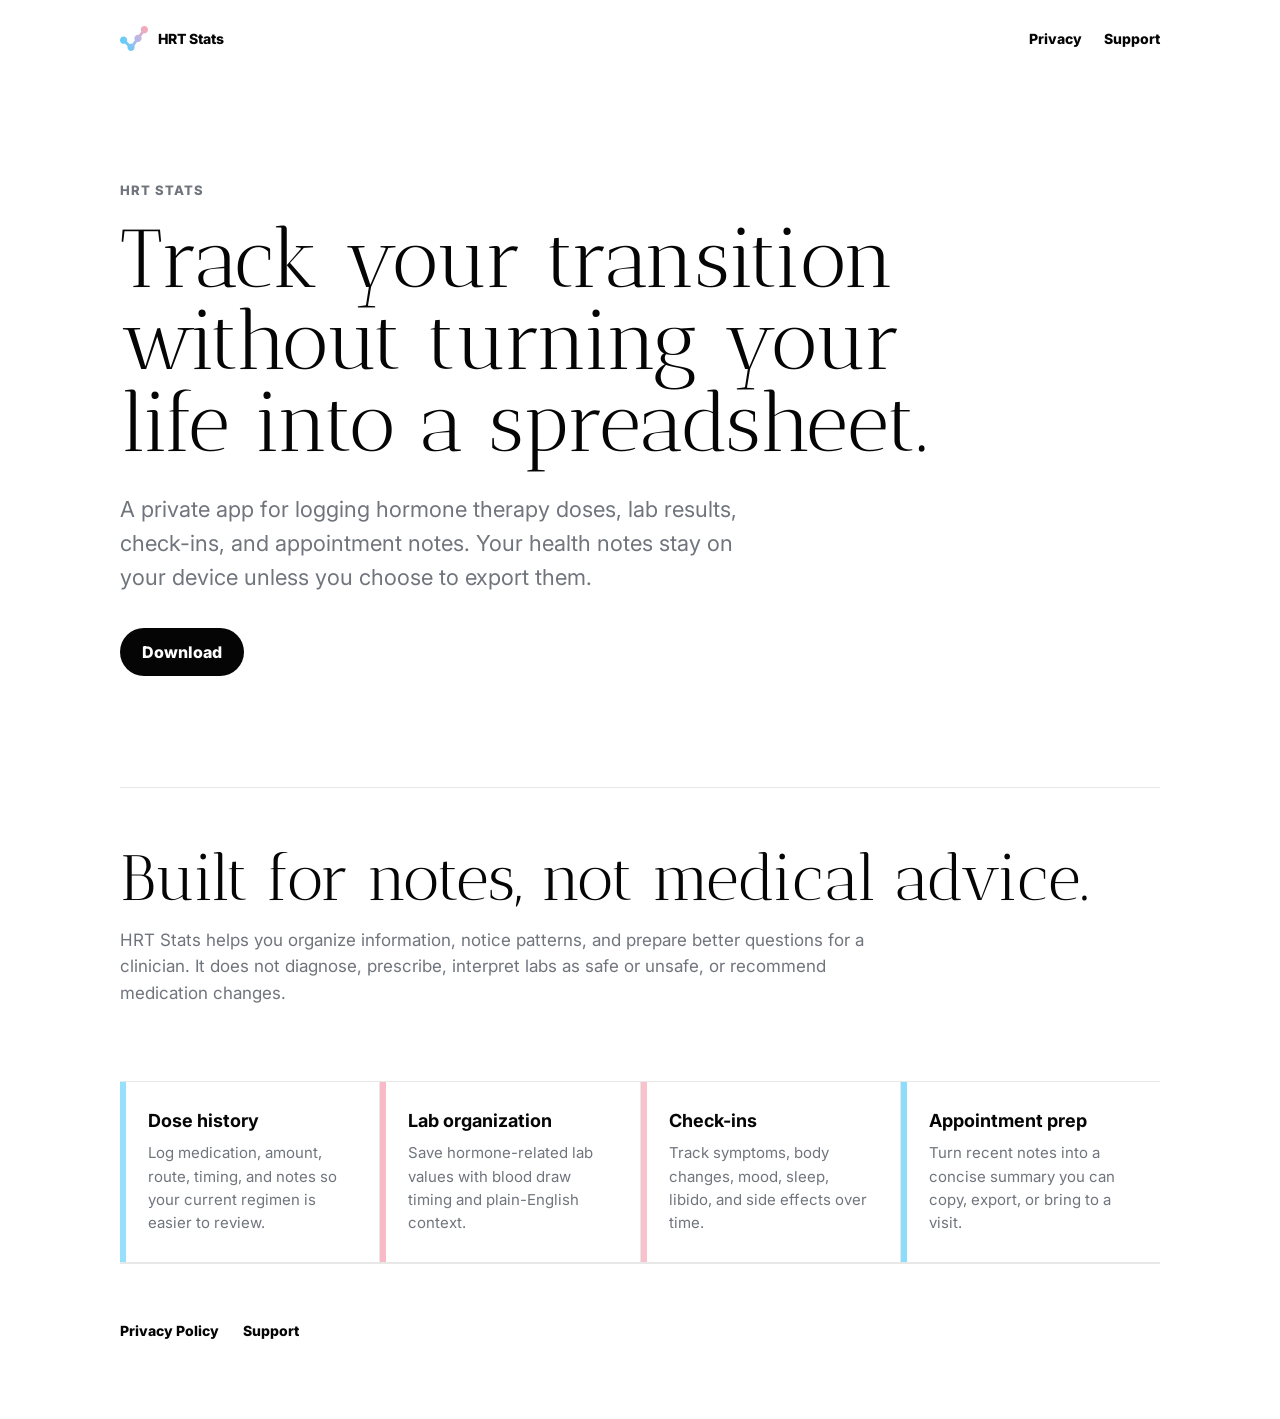
<file: index.html>
<!doctype html>
<html lang="en">
  <head>
    <meta charset="utf-8" />
    <meta name="viewport" content="width=device-width, initial-scale=1" />
    <title>HRT Stats</title>
    <meta
      name="description"
      content="HRT Stats is a private, on-device tracker for hormone therapy notes, labs, doses, symptoms, and appointment prep."
    />
    <link rel="icon" href="favicon.svg" type="image/svg+xml" />
    <link rel="stylesheet" href="styles.css" />
  </head>
  <body>
    <header class="site-nav">
      <a class="brand" href="index.html" aria-label="HRT Stats home">
        <img src="favicon.svg" alt="" />
        <span>HRT Stats</span>
      </a>
      <nav aria-label="Site navigation">
        <a href="privacy.html">Privacy</a>
        <a href="support.html">Support</a>
      </nav>
    </header>
    <main>
      <section class="hero" aria-labelledby="hero-title">
        <p class="eyebrow">HRT Stats</p>
        <h1 id="hero-title">Track your transition without turning your life into a spreadsheet.</h1>
        <p class="lede">
          A private app for logging hormone therapy doses, lab results, check-ins, and appointment notes.
          Your health notes stay on your device unless you choose to export them.
        </p>
        <div class="actions">
          <a class="button primary" href="#" aria-disabled="true">Download</a>
        </div>
      </section>

      <section class="panel" aria-labelledby="about-title">
        <h2 id="about-title">Built for notes, not medical advice.</h2>
        <p>
          HRT Stats helps you organize information, notice patterns, and prepare better questions for a clinician.
          It does not diagnose, prescribe, interpret labs as safe or unsafe, or recommend medication changes.
        </p>
      </section>

      <section class="grid" aria-label="Features">
        <article>
          <h3>Dose history</h3>
          <p>Log medication, amount, route, timing, and notes so your current regimen is easier to review.</p>
        </article>
        <article>
          <h3>Lab organization</h3>
          <p>Save hormone-related lab values with blood draw timing and plain-English context.</p>
        </article>
        <article>
          <h3>Check-ins</h3>
          <p>Track symptoms, body changes, mood, sleep, libido, and side effects over time.</p>
        </article>
        <article>
          <h3>Appointment prep</h3>
          <p>Turn recent notes into a concise summary you can copy, export, or bring to a visit.</p>
        </article>
      </section>

      <section class="panel footer-links" aria-label="Site links">
        <a href="privacy.html">Privacy Policy</a>
        <a href="support.html">Support</a>
      </section>
    </main>
  </body>
</html>
</file>
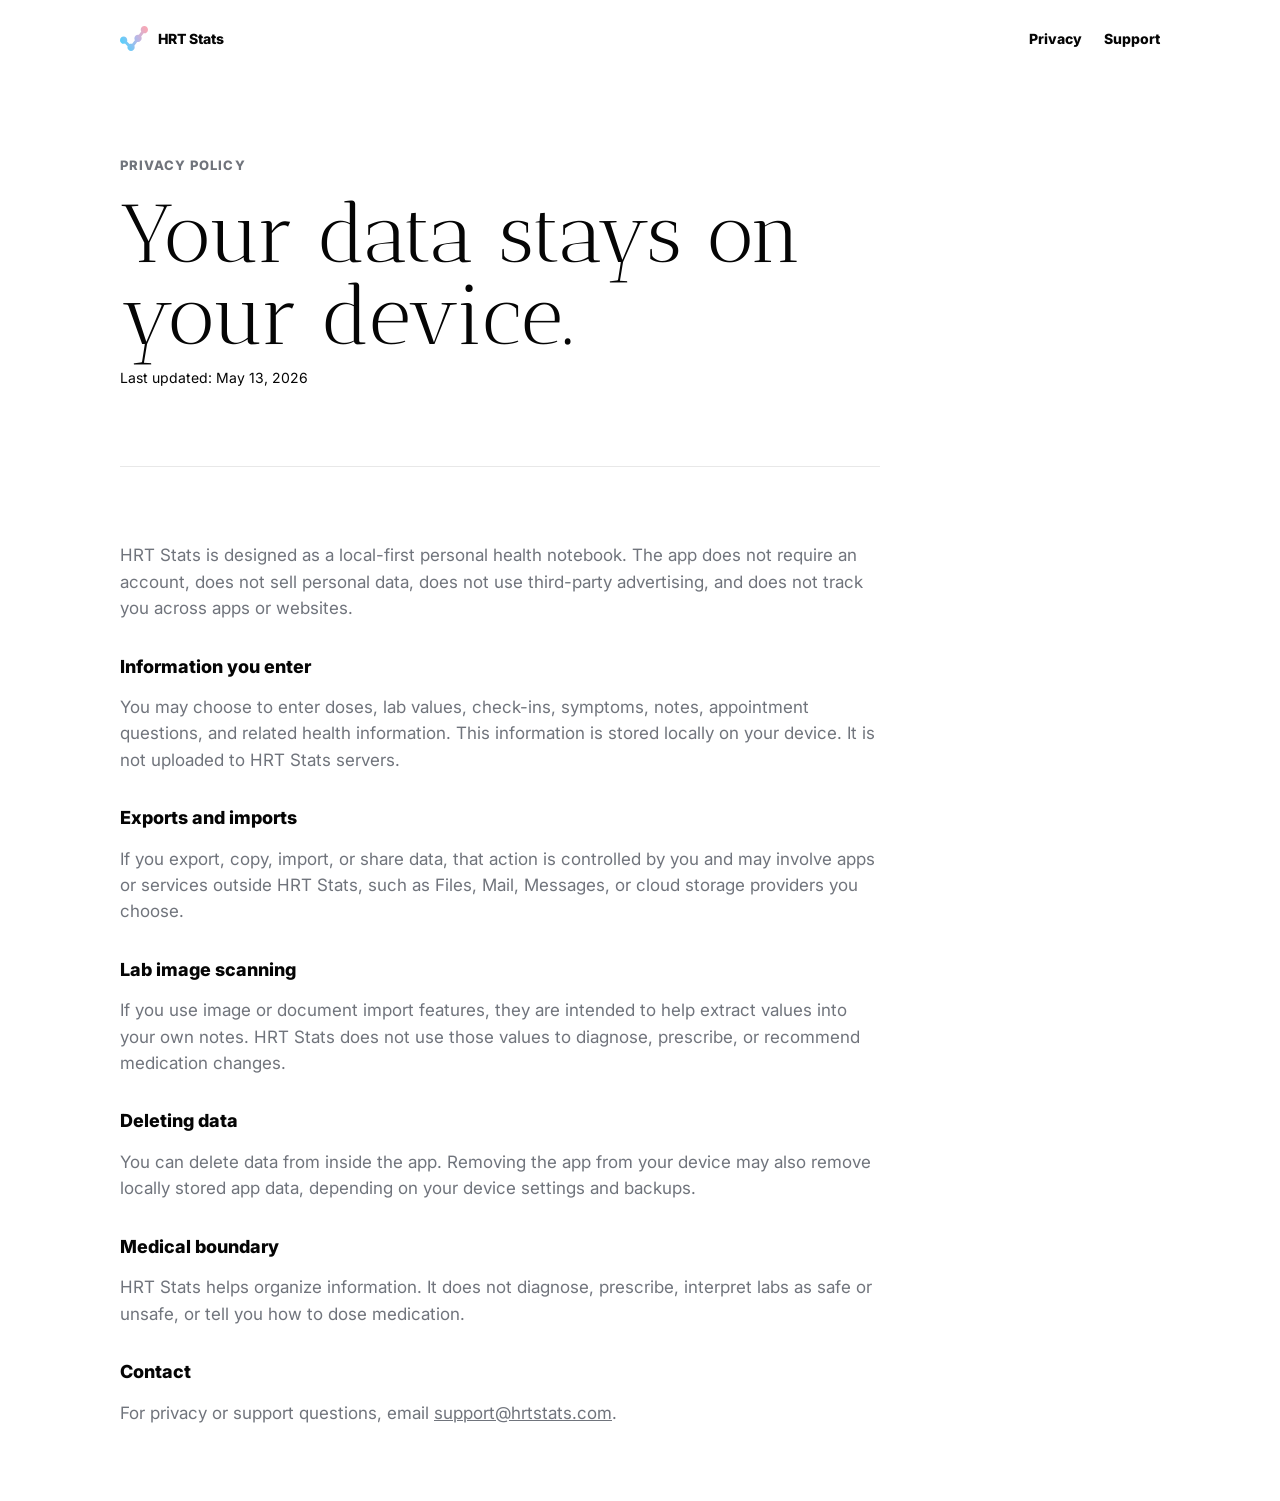
<file: privacy.html>
<!doctype html>
<html lang="en">
  <head>
    <meta charset="utf-8" />
    <meta name="viewport" content="width=device-width, initial-scale=1" />
    <title>Privacy Policy | HRT Stats</title>
    <meta
      name="description"
      content="Privacy policy for HRT Stats, a local-first app for hormone therapy notes, labs, doses, and appointment prep."
    />
    <link rel="icon" href="favicon.svg" type="image/svg+xml" />
    <link rel="stylesheet" href="styles.css" />
  </head>
  <body>
    <header class="site-nav">
      <a class="brand" href="index.html" aria-label="HRT Stats home">
        <img src="favicon.svg" alt="" />
        <span>HRT Stats</span>
      </a>
      <nav aria-label="Site navigation">
        <a href="privacy.html">Privacy</a>
        <a href="support.html">Support</a>
      </nav>
    </header>
    <main>
      <section class="page-hero" aria-labelledby="privacy-title">
        <p class="eyebrow">Privacy Policy</p>
        <h1 id="privacy-title">Your data stays on your device.</h1>
        <p class="updated">Last updated: May 13, 2026</p>
      </section>

      <section class="panel text-page">
        <p>
          HRT Stats is designed as a local-first personal health notebook. The app does not require an account,
          does not sell personal data, does not use third-party advertising, and does not track you across apps or websites.
        </p>
        <h2>Information you enter</h2>
        <p>
          You may choose to enter doses, lab values, check-ins, symptoms, notes, appointment questions, and related
          health information. This information is stored locally on your device. It is not uploaded to HRT Stats servers.
        </p>
        <h2>Exports and imports</h2>
        <p>
          If you export, copy, import, or share data, that action is controlled by you and may involve apps or services
          outside HRT Stats, such as Files, Mail, Messages, or cloud storage providers you choose.
        </p>
        <h2>Lab image scanning</h2>
        <p>
          If you use image or document import features, they are intended to help extract values into your own notes.
          HRT Stats does not use those values to diagnose, prescribe, or recommend medication changes.
        </p>
        <h2>Deleting data</h2>
        <p>
          You can delete data from inside the app. Removing the app from your device may also remove locally stored app data,
          depending on your device settings and backups.
        </p>
        <h2>Medical boundary</h2>
        <p>
          HRT Stats helps organize information. It does not diagnose, prescribe, interpret labs as safe or unsafe,
          or tell you how to dose medication.
        </p>
        <h2>Contact</h2>
        <p>
          For privacy or support questions, email <a href="mailto:support@hrtstats.com">support@hrtstats.com</a>.
        </p>
      </section>
    </main>
  </body>
</html>
</file>
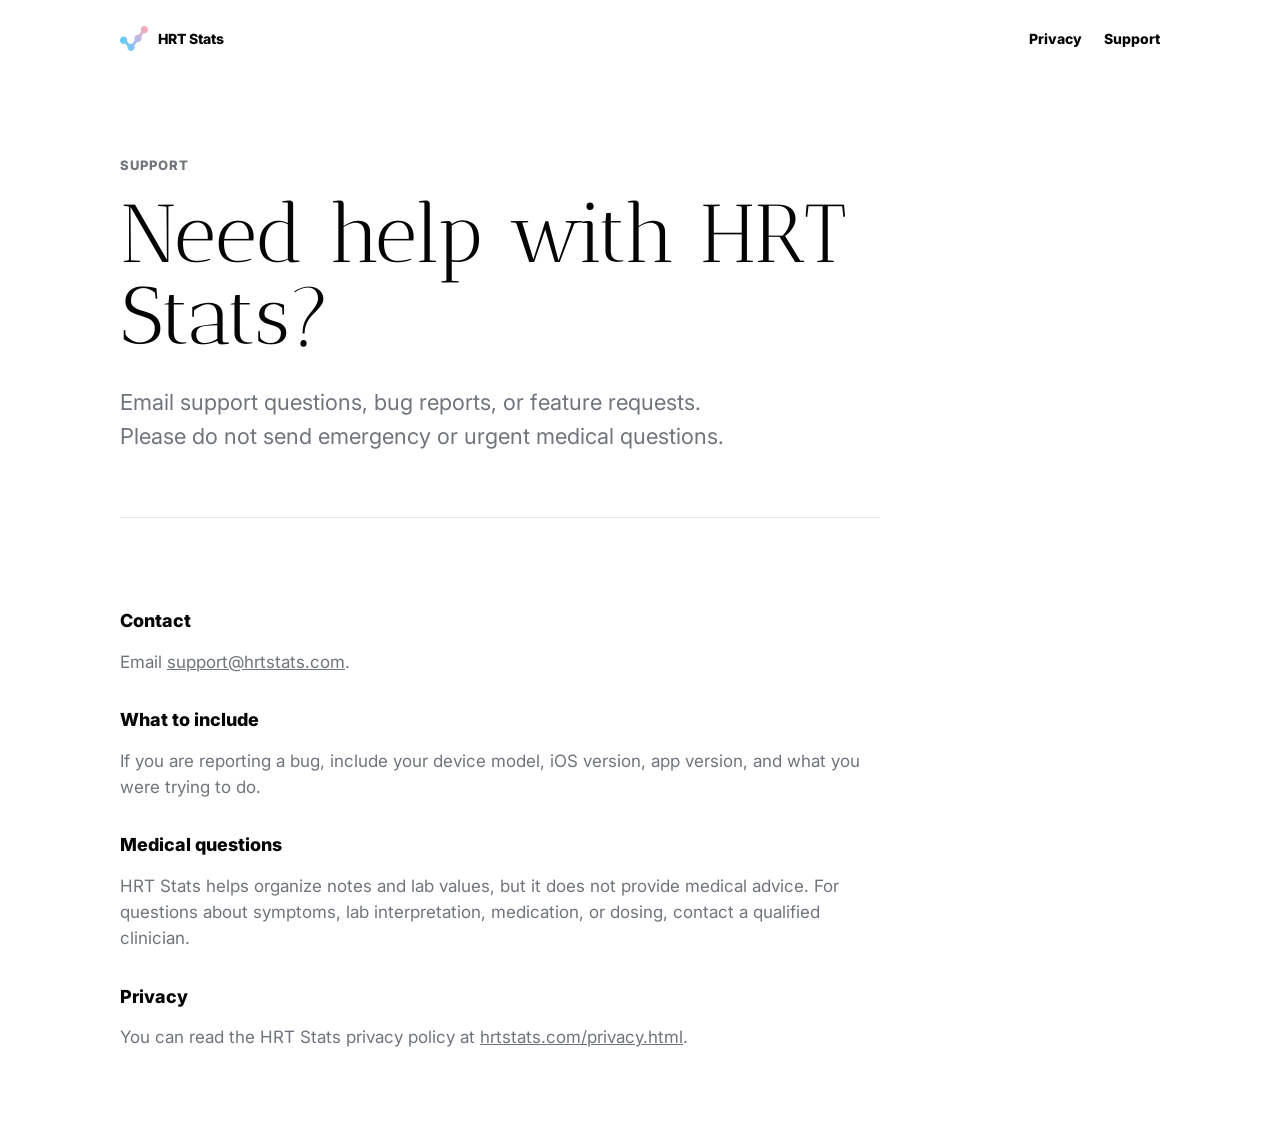
<file: support.html>
<!doctype html>
<html lang="en">
  <head>
    <meta charset="utf-8" />
    <meta name="viewport" content="width=device-width, initial-scale=1" />
    <title>Support | HRT Stats</title>
    <meta name="description" content="Support page for HRT Stats." />
    <link rel="icon" href="favicon.svg" type="image/svg+xml" />
    <link rel="stylesheet" href="styles.css" />
  </head>
  <body>
    <header class="site-nav">
      <a class="brand" href="index.html" aria-label="HRT Stats home">
        <img src="favicon.svg" alt="" />
        <span>HRT Stats</span>
      </a>
      <nav aria-label="Site navigation">
        <a href="privacy.html">Privacy</a>
        <a href="support.html">Support</a>
      </nav>
    </header>
    <main>
      <section class="page-hero" aria-labelledby="support-title">
        <p class="eyebrow">Support</p>
        <h1 id="support-title">Need help with HRT Stats?</h1>
        <p class="lede">
          Email support questions, bug reports, or feature requests. Please do not send emergency or urgent medical questions.
        </p>
      </section>

      <section class="panel text-page">
        <h2>Contact</h2>
        <p>
          Email <a href="mailto:support@hrtstats.com">support@hrtstats.com</a>.
        </p>
        <h2>What to include</h2>
        <p>
          If you are reporting a bug, include your device model, iOS version, app version, and what you were trying to do.
        </p>
        <h2>Medical questions</h2>
        <p>
          HRT Stats helps organize notes and lab values, but it does not provide medical advice. For questions about
          symptoms, lab interpretation, medication, or dosing, contact a qualified clinician.
        </p>
        <h2>Privacy</h2>
        <p>
          You can read the HRT Stats privacy policy at <a href="privacy.html">hrtstats.com/privacy.html</a>.
        </p>
      </section>
    </main>
  </body>
</html>
</file>
<file: styles.css>
@import url("https://fonts.googleapis.com/css2?family=Antic+Didone&family=Inter:wght@400;700;800&display=swap");

:root {
  color-scheme: light;
  --ink: #050505;
  --muted: #70747c;
  --line: #e8e8e8;
  --wash: #f7f7f7;
  --blue: #5bcefa;
  --pink: #f5a9b8;
}

* {
  box-sizing: border-box;
}

html {
  scroll-behavior: smooth;
}

body {
  margin: 0;
  background: #ffffff;
  color: var(--ink);
  font-family: Inter, ui-sans-serif, system-ui, -apple-system, BlinkMacSystemFont, "Segoe UI", sans-serif;
}

main {
  width: min(1040px, calc(100% - 40px));
  margin: 0 auto;
}

.site-nav {
  width: min(1040px, calc(100% - 40px));
  margin: 0 auto;
  padding: 26px 0 0;
  display: flex;
  align-items: center;
  justify-content: space-between;
  gap: 24px;
}

.site-nav a {
  color: var(--ink);
  text-decoration: none;
}

.site-nav nav {
  display: flex;
  align-items: center;
  gap: 22px;
}

.site-nav nav a,
.brand span,
.footer-links a {
  font-size: 14px;
  font-weight: 800;
}

.brand {
  display: inline-flex;
  align-items: center;
  gap: 10px;
}

.brand img {
  width: 28px;
  height: auto;
  display: block;
}

.hero {
  min-height: calc(88vh - 56px);
  display: grid;
  align-content: center;
  padding: 82px 0 64px;
  position: relative;
}

.mark {
  width: clamp(56px, 8vw, 96px);
  margin-bottom: 34px;
}

.eyebrow {
  margin: 0 0 18px;
  font-size: 13px;
  font-weight: 800;
  letter-spacing: 0.08em;
  text-transform: uppercase;
  color: var(--muted);
}

h1,
h2 {
  font-family: "Antic Didone", Georgia, "Times New Roman", serif;
  font-weight: 400;
  letter-spacing: 0;
  margin: 0;
}

h1 {
  max-width: 860px;
  font-size: clamp(42px, 6.4vw, 82px);
  line-height: 1;
}

h2 {
  font-size: clamp(38px, 5vw, 72px);
  line-height: 1;
}

h3 {
  margin: 0 0 10px;
  font-size: 18px;
  line-height: 1.2;
}

p {
  font-size: 17px;
  line-height: 1.55;
}

.lede {
  max-width: 640px;
  margin: 28px 0 0;
  color: var(--muted);
  font-size: clamp(18px, 2vw, 22px);
}

.actions {
  display: flex;
  gap: 12px;
  flex-wrap: wrap;
  margin-top: 34px;
}

.button {
  display: inline-flex;
  align-items: center;
  justify-content: center;
  min-height: 48px;
  padding: 0 22px;
  border-radius: 999px;
  font-weight: 800;
  text-decoration: none;
}

.primary {
  background: var(--ink);
  color: #fff;
}

.secondary {
  color: var(--ink);
  border: 1px solid var(--line);
}

.panel {
  border-top: 1px solid var(--line);
  padding: 58px 0;
}

.panel > p {
  max-width: 760px;
  color: var(--muted);
}

.panel h3 {
  margin-top: 30px;
}

.page-hero {
  padding: 104px 0 64px;
}

.text-page {
  max-width: 760px;
}

.text-page h2 {
  margin-top: 34px;
  font-family: Inter, ui-sans-serif, system-ui, -apple-system, BlinkMacSystemFont, "Segoe UI", sans-serif;
  font-size: 18px;
  font-weight: 800;
  line-height: 1.2;
}

.footer-links {
  display: flex;
  gap: 24px;
  padding-bottom: 80px;
}

.footer-links a {
  color: var(--ink);
  text-decoration: none;
}

.updated {
  margin-top: 10px;
  font-size: 14px;
}

.grid {
  display: grid;
  grid-template-columns: repeat(4, 1fr);
  gap: 1px;
  background: var(--line);
  border-top: 1px solid var(--line);
  border-bottom: 1px solid var(--line);
}

article {
  background: #fff;
  padding: 28px;
}

article:nth-child(1) {
  box-shadow: inset 6px 0 0 color-mix(in srgb, var(--blue), white 36%);
}

article:nth-child(2) {
  box-shadow: inset 6px 0 0 color-mix(in srgb, var(--pink), white 20%);
}

article:nth-child(3) {
  box-shadow: inset 6px 0 0 color-mix(in srgb, var(--pink), white 28%);
}

article:nth-child(4) {
  box-shadow: inset 6px 0 0 color-mix(in srgb, var(--blue), white 30%);
}

article p {
  margin: 0;
  color: var(--muted);
  font-size: 15px;
}

a {
  color: inherit;
}

@media (max-width: 800px) {
  main {
    width: min(100% - 32px, 620px);
  }

  .site-nav {
    width: min(100% - 32px, 620px);
  }

  .hero {
    min-height: auto;
    padding: 64px 0 48px;
  }

  .grid {
    grid-template-columns: 1fr;
  }

  article {
    padding: 24px 18px;
  }
}
</file>
